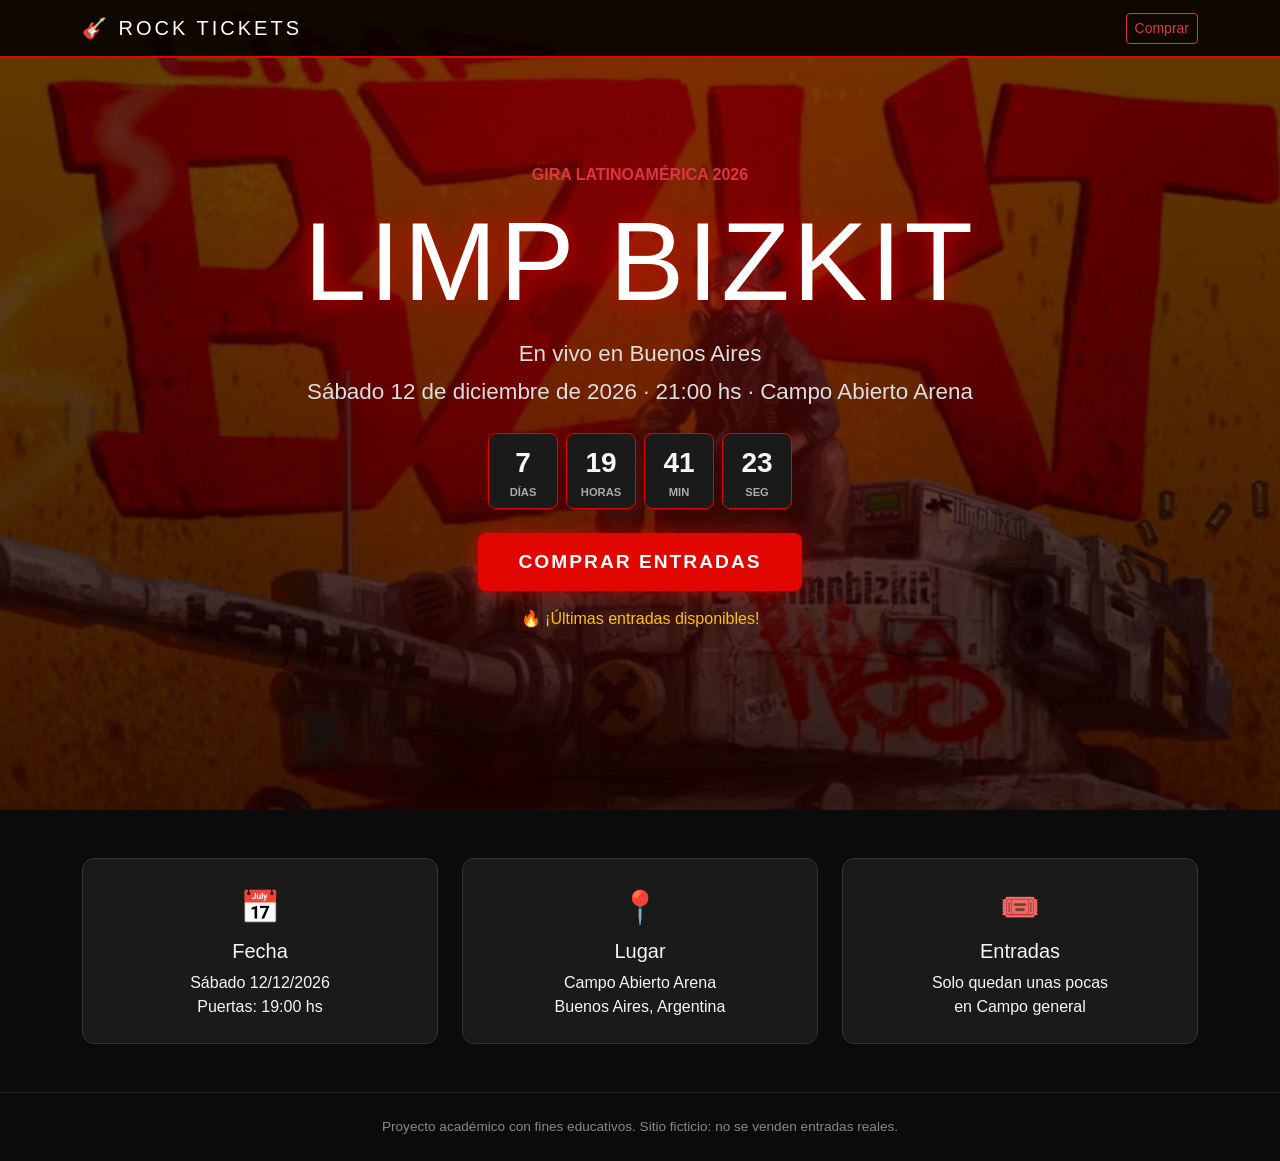
<file: index.html>
<!DOCTYPE html>
<html lang="es">
<head>
  <meta charset="UTF-8">
  <meta name="viewport" content="width=device-width, initial-scale=1">
  <title>Limp Bizkit en vivo | Entradas</title>
  <link href="https://cdn.jsdelivr.net/npm/bootstrap@5.3.3/dist/css/bootstrap.min.css" rel="stylesheet">
  <link rel="stylesheet" href="styles.css">
</head>
<body>

  <nav class="navbar navbar-dark fixed-top">
    <div class="container">
      <a class="navbar-brand titulo-banda" href="index.html">🎸 Rock Tickets</a>
      <a href="comprar.html" class="btn btn-sm btn-outline-danger">Comprar</a>
    </div>
  </nav>

  <header class="hero">
    <div class="container">
      <p class="text-danger fw-bold text-uppercase mb-2">Gira Latinoamérica 2026</p>
      <h1 class="titulo-banda">Limp Bizkit</h1>
      <p class="lead mb-1">En vivo en Buenos Aires</p>
      <p class="lead mb-4">Sábado 12 de diciembre de 2026 · 21:00 hs · Campo Abierto Arena</p>

      <div id="countdown" class="mb-4 fs-3 fw-bold"></div>

      <a href="comprar.html" class="btn btn-comprar btn-lg">Comprar entradas</a>
      <p class="mt-3 text-warning">🔥 ¡Últimas entradas disponibles!</p>
    </div>
  </header>

  <section class="container py-5">
    <div class="row g-4">
      <div class="col-md-4">
        <div class="info-card text-center">
          <div class="icono">📅</div>
          <h5 class="mt-2">Fecha</h5>
          <p class="mb-0">Sábado 12/12/2026<br>Puertas: 19:00 hs</p>
        </div>
      </div>
      <div class="col-md-4">
        <div class="info-card text-center">
          <div class="icono">📍</div>
          <h5 class="mt-2">Lugar</h5>
          <p class="mb-0">Campo Abierto Arena<br>Buenos Aires, Argentina</p>
        </div>
      </div>
      <div class="col-md-4">
        <div class="info-card text-center">
          <div class="icono">🎟️</div>
          <h5 class="mt-2">Entradas</h5>
          <p class="mb-0">Solo quedan unas pocas<br>en Campo general</p>
        </div>
      </div>
    </div>
  </section>

  <footer class="text-center py-4">
    <div class="container">
      Proyecto académico con fines educativos. Sitio ficticio: no se venden entradas reales.
    </div>
  </footer>

  <script>
    // Cuenta regresiva hasta el show
    const fechaShow = new Date("2026-12-12T21:00:00-03:00");
    const contenedor = document.getElementById("countdown");

    function actualizar() {
      const diff = fechaShow - new Date();
      if (diff <= 0) {
        contenedor.textContent = "¡Es hoy!";
        return;
      }
      const d = Math.floor(diff / 86400000);
      const h = Math.floor((diff / 3600000) % 24);
      const m = Math.floor((diff / 60000) % 60);
      const s = Math.floor((diff / 1000) % 60);
      contenedor.innerHTML =
        `<span>${d}<small>días</small></span>` +
        `<span>${h}<small>horas</small></span>` +
        `<span>${m}<small>min</small></span>` +
        `<span>${s}<small>seg</small></span>`;
    }
    actualizar();
    setInterval(actualizar, 1000);
  </script>
</body>
</html>
</file>
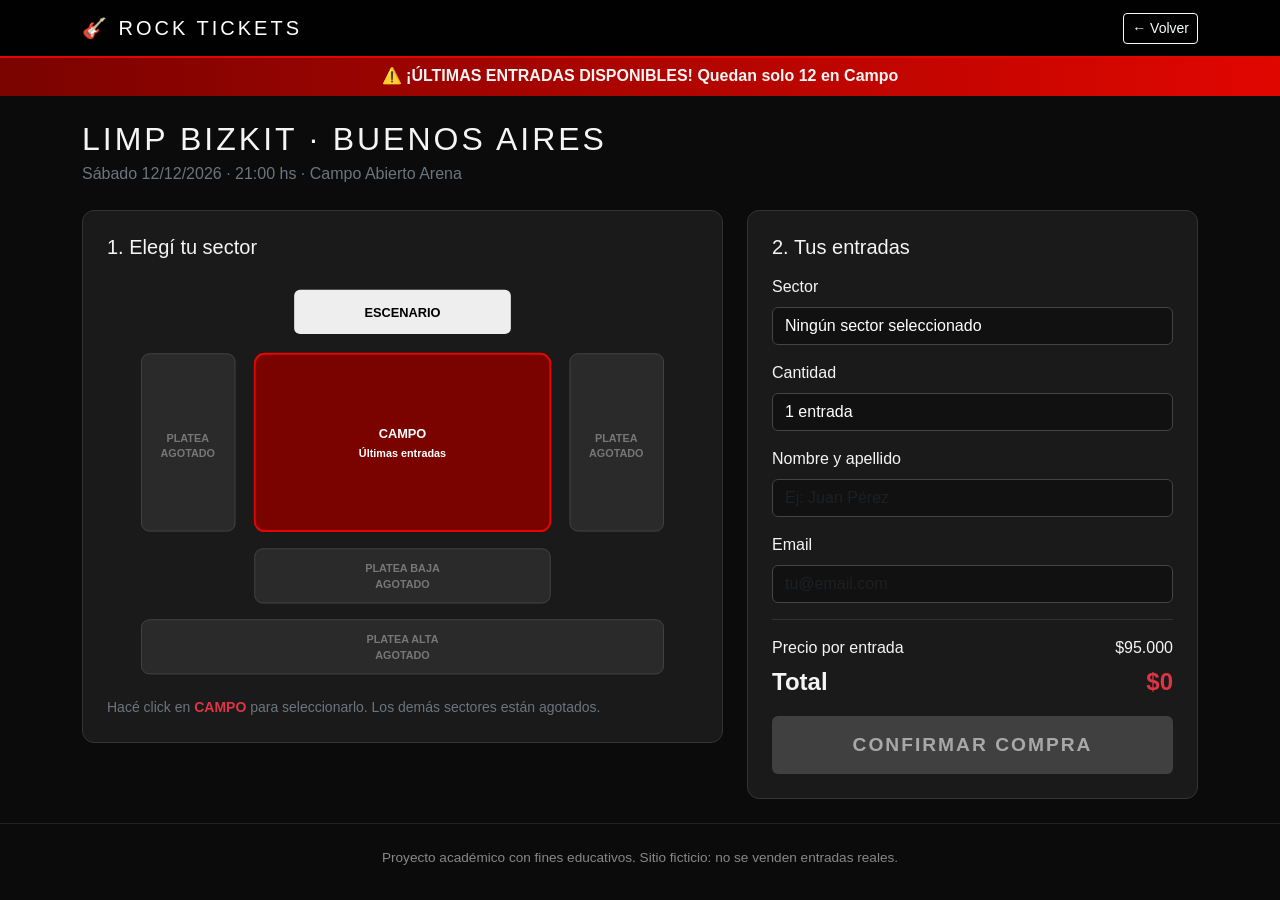
<file: comprar.html>
<!DOCTYPE html>
<html lang="es">
<head>
  <meta charset="UTF-8">
  <meta name="viewport" content="width=device-width, initial-scale=1">
  <title>Comprar entradas | Limp Bizkit</title>
  <link href="https://cdn.jsdelivr.net/npm/bootstrap@5.3.3/dist/css/bootstrap.min.css" rel="stylesheet">
  <link rel="stylesheet" href="styles.css">
</head>
<body>

  <nav class="navbar navbar-dark fixed-top">
    <div class="container">
      <a class="navbar-brand titulo-banda" href="index.html">🎸 Rock Tickets</a>
      <a href="index.html" class="btn btn-sm btn-outline-light">← Volver</a>
    </div>
  </nav>

  <div class="aviso-ultimas text-center py-2 fw-bold" style="margin-top: 56px;">
    ⚠️ ¡ÚLTIMAS ENTRADAS DISPONIBLES! Quedan solo <span id="stock">12</span> en Campo
  </div>

  <main class="container py-4">
    <h2 class="titulo-banda mb-1">Limp Bizkit · Buenos Aires</h2>
    <p class="text-secondary mb-4">Sábado 12/12/2026 · 21:00 hs · Campo Abierto Arena</p>

    <div class="row g-4">
      <!-- Mapa del estadio -->
      <div class="col-lg-7">
        <div class="panel estadio">
          <h5 class="mb-3">1. Elegí tu sector</h5>
          <svg viewBox="0 0 600 420" xmlns="http://www.w3.org/2000/svg" role="img" aria-label="Mapa del estadio">
            <!-- Escenario -->
            <rect class="escenario" x="190" y="15" width="220" height="45" rx="6"/>
            <text class="txt-escenario" x="300" y="43">ESCENARIO</text>

            <!-- Campo (único disponible) -->
            <rect id="campo" class="sector-campo" x="150" y="80" width="300" height="180" rx="10"/>
            <text x="300" y="165">CAMPO</text>
            <text x="300" y="185" style="font-size:11px">Últimas entradas</text>

            <!-- Platea baja -->
            <rect class="sector-agotado" x="35" y="80" width="95" height="180" rx="8"/>
            <text class="txt-agotado" x="82" y="170">PLATEA</text>
            <text class="txt-agotado" x="82" y="185">AGOTADO</text>

            <rect class="sector-agotado" x="470" y="80" width="95" height="180" rx="8"/>
            <text class="txt-agotado" x="517" y="170">PLATEA</text>
            <text class="txt-agotado" x="517" y="185">AGOTADO</text>

            <rect class="sector-agotado" x="150" y="278" width="300" height="55" rx="8"/>
            <text class="txt-agotado" x="300" y="302">PLATEA BAJA</text>
            <text class="txt-agotado" x="300" y="318">AGOTADO</text>

            <!-- Platea alta -->
            <rect class="sector-agotado" x="35" y="350" width="530" height="55" rx="8"/>
            <text class="txt-agotado" x="300" y="374">PLATEA ALTA</text>
            <text class="txt-agotado" x="300" y="390">AGOTADO</text>
          </svg>
          <p class="small text-secondary mt-2 mb-0">
            Hacé click en <strong class="text-danger">CAMPO</strong> para seleccionarlo. Los demás sectores están agotados.
          </p>
        </div>
      </div>

      <!-- Formulario de compra -->
      <div class="col-lg-5">
        <div class="panel">
          <h5 class="mb-3">2. Tus entradas</h5>

          <div class="mb-3">
            <label class="form-label">Sector</label>
            <input type="text" id="sector" class="form-control" value="Ningún sector seleccionado" readonly>
          </div>

          <div class="mb-3">
            <label for="cantidad" class="form-label">Cantidad</label>
            <select id="cantidad" class="form-select">
              <option value="1">1 entrada</option>
              <option value="2">2 entradas</option>
              <option value="3">3 entradas</option>
              <option value="4">4 entradas</option>
            </select>
          </div>

          <div class="mb-3">
            <label for="nombre" class="form-label">Nombre y apellido</label>
            <input type="text" id="nombre" class="form-control" placeholder="Ej: Juan Pérez">
          </div>

          <div class="mb-3">
            <label for="email" class="form-label">Email</label>
            <input type="email" id="email" class="form-control" placeholder="tu@email.com">
          </div>

          <hr class="border-secondary">

          <div class="d-flex justify-content-between mb-1">
            <span>Precio por entrada</span>
            <span id="precio">$95.000</span>
          </div>
          <div class="d-flex justify-content-between fs-4 fw-bold mb-3">
            <span>Total</span>
            <span id="total" class="text-danger">$0</span>
          </div>

          <button id="btnConfirmar" class="btn btn-comprar w-100" disabled>
            Confirmar compra
          </button>
        </div>
      </div>
    </div>
  </main>

  <!-- Popup: sin entradas -->
  <div class="modal fade" id="modalAgotado" tabindex="-1" aria-hidden="true">
    <div class="modal-dialog modal-dialog-centered">
      <div class="modal-content text-center p-3">
        <div class="modal-body">
          <div style="font-size: 4rem;">😵</div>
          <h3 class="titulo-banda text-danger mt-2">¡Ups!</h3>
          <p class="fs-5 mb-1">No quedan más entradas.</p>
          <p class="text-secondary">Llegaste tarde, alguien se te adelantó.</p>
        </div>
      </div>
    </div>
  </div>

  <footer class="text-center py-4">
    <div class="container">
      Proyecto académico con fines educativos. Sitio ficticio: no se venden entradas reales.
    </div>
  </footer>

  <!-- Notificación estilo WhatsApp: aparece cuando termina el audio del cartel de "sin entradas" -->
  <a href="chat-fede.html" class="notif-wsp" id="notifWsp" aria-hidden="true" tabindex="-1">
    <div class="notif-avatar" id="notifAvatar">😎</div>
    <div class="notif-cuerpo">
      <div class="notif-fila">
        <span class="notif-app">💬 WhatsApp</span>
        <span class="notif-hora">ahora</span>
      </div>
      <div class="notif-nombre">Fede</div>
      <div class="notif-texto">Escribile a Fede 👉</div>
    </div>
    <span class="notif-badge">1</span>
  </a>

  <script src="https://cdn.jsdelivr.net/npm/bootstrap@5.3.3/dist/js/bootstrap.bundle.min.js"></script>
  <script src="comprar.js"></script>
</body>
</html>
</file>
<file: styles.css>
:root {
  --rojo: #e10600;
  --negro: #0b0b0b;
  --gris: #1a1a1a;
}

body {
  background: var(--negro);
  color: #f5f5f5;
  font-family: "Segoe UI", Roboto, Arial, sans-serif;
}

.titulo-banda {
  font-family: Impact, "Arial Black", sans-serif;
  letter-spacing: 3px;
  text-transform: uppercase;
}

.navbar {
  background: rgba(0, 0, 0, 0.85) !important;
  border-bottom: 2px solid var(--rojo);
}

/* ---------- Landing ---------- */
.hero {
  min-height: 90vh;
  display: flex;
  align-items: center;
  text-align: center;
  background-color: #000;
  /* Capas: brillo rojo + oscurecido (para que se lea el texto) + foto de la banda */
  background-image:
    radial-gradient(circle at 50% 30%, rgba(225, 6, 0, 0.30), transparent 60%),
    linear-gradient(180deg, rgba(0, 0, 0, 0.60) 0%, rgba(26, 0, 0, 0.85) 100%),
    url("banda.jpg");
  background-size: cover;
  background-position: center;
  background-repeat: no-repeat;
}

.hero h1 {
  font-size: clamp(3rem, 10vw, 7rem);
  color: #fff;
  text-shadow: 0 0 25px rgba(225, 6, 0, 0.8);
}

.hero .lead {
  font-size: 1.4rem;
  color: #ddd;
}

.btn-comprar {
  background: var(--rojo);
  border: none;
  color: #fff;
  font-weight: 700;
  letter-spacing: 2px;
  text-transform: uppercase;
  padding: 0.9rem 2.5rem;
  font-size: 1.2rem;
  box-shadow: 0 0 20px rgba(225, 6, 0, 0.6);
  transition: transform 0.15s, box-shadow 0.15s;
}

.btn-comprar:hover:not(:disabled) {
  background: #ff1a12;
  color: #fff;
  transform: scale(1.05);
  box-shadow: 0 0 35px rgba(225, 6, 0, 0.9);
}

.btn-comprar:disabled {
  background: #555;
  box-shadow: none;
}

.info-card {
  background: var(--gris);
  border: 1px solid #333;
  border-radius: 12px;
  padding: 1.5rem;
  height: 100%;
}

.info-card .icono {
  font-size: 2rem;
}

#countdown span {
  display: inline-block;
  min-width: 70px;
  background: var(--gris);
  border: 1px solid var(--rojo);
  border-radius: 8px;
  padding: 0.5rem;
  margin: 0 0.25rem;
}

#countdown small {
  display: block;
  font-size: 0.7rem;
  color: #aaa;
  text-transform: uppercase;
}

footer {
  border-top: 1px solid #222;
  color: #888;
  font-size: 0.85rem;
}

/* ---------- Compra ---------- */
.aviso-ultimas {
  background: linear-gradient(90deg, #7a0300, var(--rojo));
  animation: parpadeo 1.5s infinite;
}

@keyframes parpadeo {
  50% { opacity: 0.75; }
}

.panel {
  background: var(--gris);
  border: 1px solid #333;
  border-radius: 12px;
  padding: 1.5rem;
}

.estadio svg {
  width: 100%;
  height: auto;
}

.sector-agotado {
  fill: #2a2a2a;
  stroke: #444;
  cursor: not-allowed;
}

.sector-campo {
  fill: #7a0300;
  stroke: var(--rojo);
  stroke-width: 2;
  cursor: pointer;
  transition: fill 0.2s;
}

.sector-campo:hover {
  fill: #b00500;
}

.sector-campo.seleccionado {
  fill: var(--rojo);
  stroke: #fff;
  stroke-width: 3;
}

.escenario {
  fill: #eee;
}

.estadio text {
  fill: #fff;
  font-size: 13px;
  font-weight: 600;
  pointer-events: none;
  text-anchor: middle;
}

.estadio .txt-agotado {
  fill: #777;
  font-size: 11px;
}

.estadio .txt-escenario {
  fill: #000;
}

.form-control,
.form-select {
  background: #111;
  color: #fff;
  border: 1px solid #444;
}

.form-control:focus,
.form-select:focus {
  background: #111;
  color: #fff;
  border-color: var(--rojo);
  box-shadow: 0 0 0 0.2rem rgba(225, 6, 0, 0.25);
}

.modal-content {
  background: var(--gris);
  border: 2px solid var(--rojo);
  color: #fff;
}

/* ---------- Notificación estilo WhatsApp ---------- */
.notif-wsp {
  position: fixed;
  top: 14px;
  left: 50%;
  width: min(460px, calc(100vw - 24px));
  z-index: 3000; /* por encima del cartel (modal) de Bootstrap */
  display: flex;
  gap: 14px;
  align-items: center;
  padding: 16px 18px;
  background: #1f2c34;
  color: #f5f5f5;
  text-decoration: none;
  border: 2px solid #25d366;
  border-radius: 20px;
  box-shadow: 0 10px 30px rgba(0, 0, 0, 0.7), 0 0 0 0 rgba(37, 211, 102, 0.7);
  transform: translate(-50%, -170%) scale(0.9);
  opacity: 0;
  pointer-events: none;
  transition: transform 0.5s cubic-bezier(0.2, 1.4, 0.4, 1), opacity 0.3s;
}

.notif-wsp.visible {
  transform: translate(-50%, 0) scale(1);
  opacity: 1;
  pointer-events: auto;
  animation: notif-brillo 1.4s ease-out infinite; /* late sin parar hasta que la toques */
}

.notif-wsp:hover {
  color: #fff;
  background: #263640;
}

@keyframes notif-brillo {
  0%   { box-shadow: 0 10px 30px rgba(0, 0, 0, 0.7), 0 0 0 0 rgba(37, 211, 102, 0.7); }
  100% { box-shadow: 0 10px 30px rgba(0, 0, 0, 0.7), 0 0 0 18px rgba(37, 211, 102, 0); }
}

.notif-avatar {
  flex: 0 0 56px;
  width: 56px;
  height: 56px;
  border-radius: 50%;
  background: #2b1a3c;
  border: 2px solid #25d366;
  display: flex;
  align-items: center;
  justify-content: center;
  font-size: 1.9rem;
  overflow: hidden;
}

/* El avatar se sacude como un celular vibrando */
.notif-wsp.visible .notif-avatar {
  animation: notif-vibra 0.9s ease-in-out 0.4s 3;
}

@keyframes notif-vibra {
  0%, 100% { transform: rotate(0); }
  15%, 45%, 75% { transform: rotate(-14deg); }
  30%, 60%, 90% { transform: rotate(14deg); }
}

.notif-avatar img {
  width: 100%;
  height: 100%;
  object-fit: cover;
}

.notif-cuerpo {
  min-width: 0;
  flex: 1;
}

.notif-fila {
  display: flex;
  justify-content: space-between;
  font-size: 0.75rem;
  color: #25d366;
  font-weight: 600;
}

.notif-nombre {
  font-weight: 700;
  font-size: 1.15rem;
}

.notif-texto {
  font-size: 1rem;
  color: #fff;
}

.notif-badge {
  flex: 0 0 auto;
  min-width: 26px;
  height: 26px;
  padding: 0 8px;
  border-radius: 13px;
  background: #25d366;
  color: #0b141a;
  font-weight: 700;
  font-size: 0.85rem;
  display: flex;
  align-items: center;
  justify-content: center;
}

@media (prefers-reduced-motion: reduce) {
  .notif-wsp.visible,
  .notif-wsp.visible .notif-avatar {
    animation: none;
  }
}
</file>
